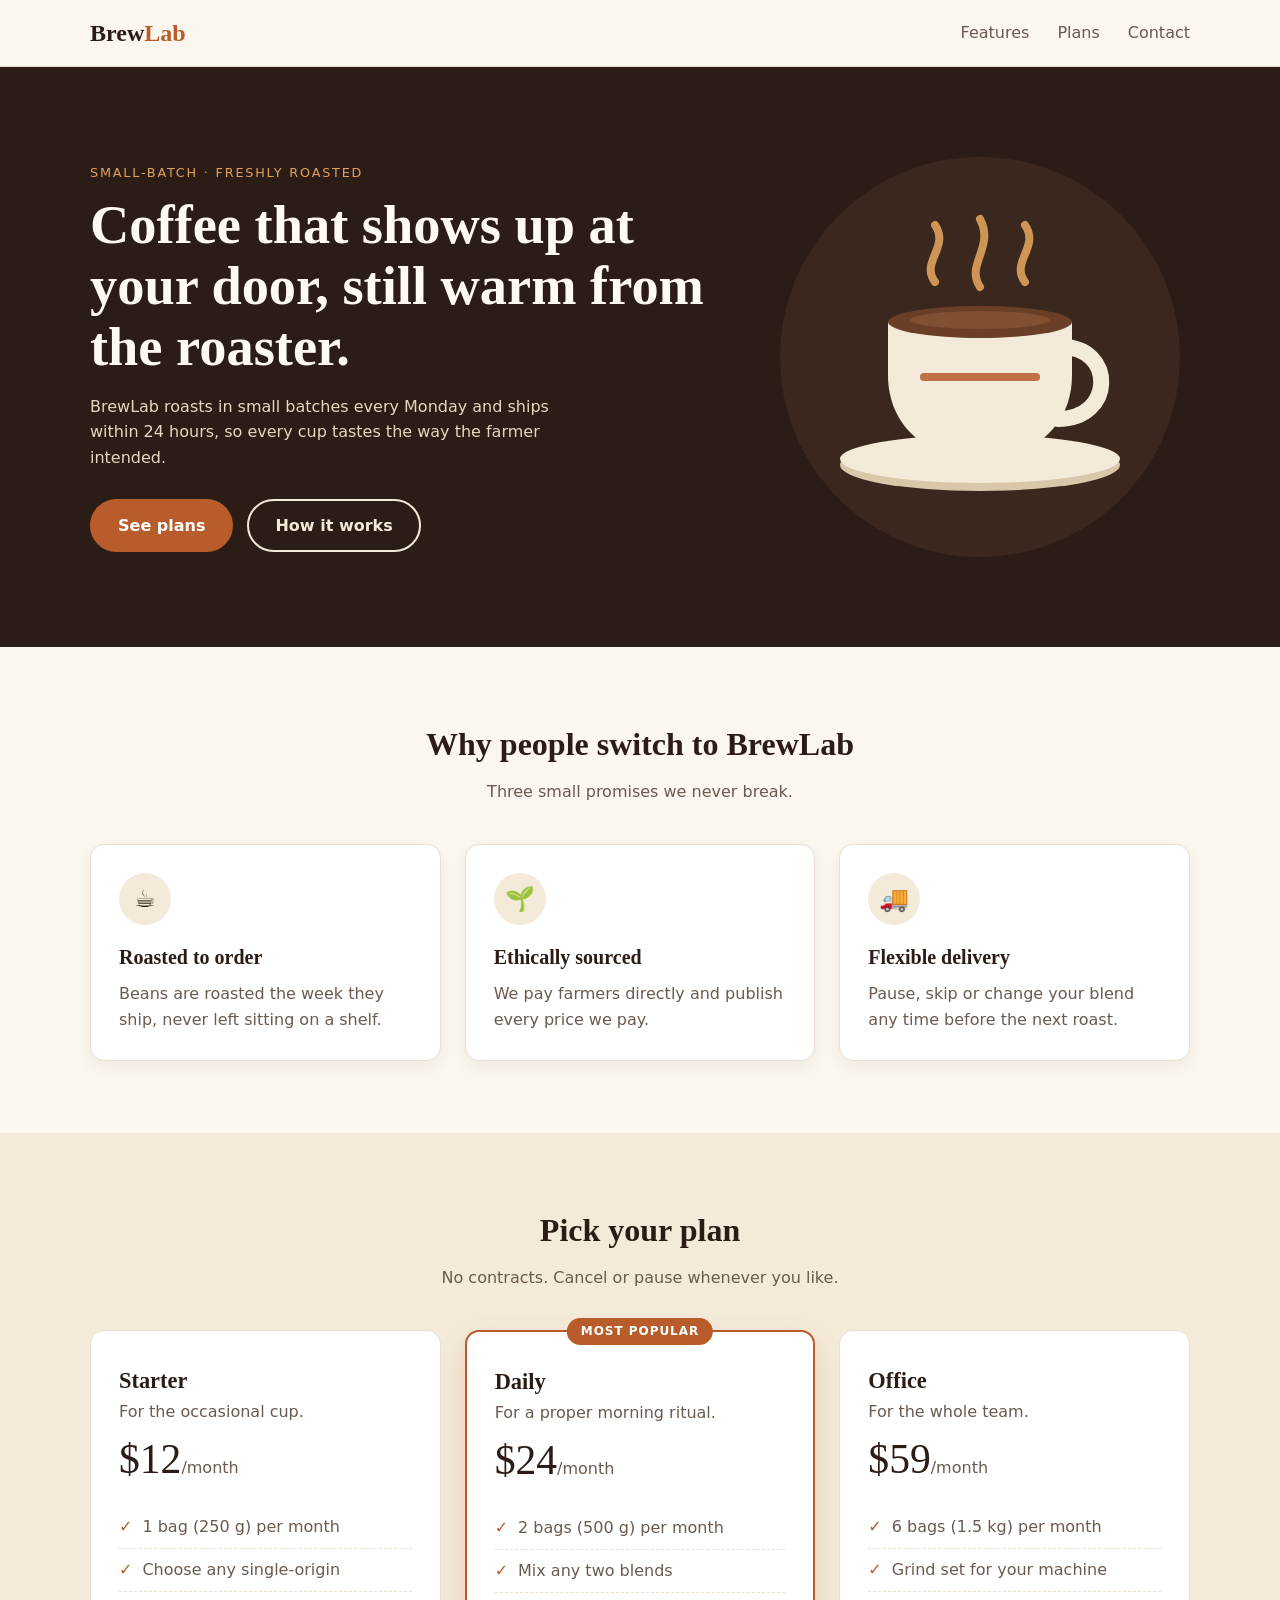
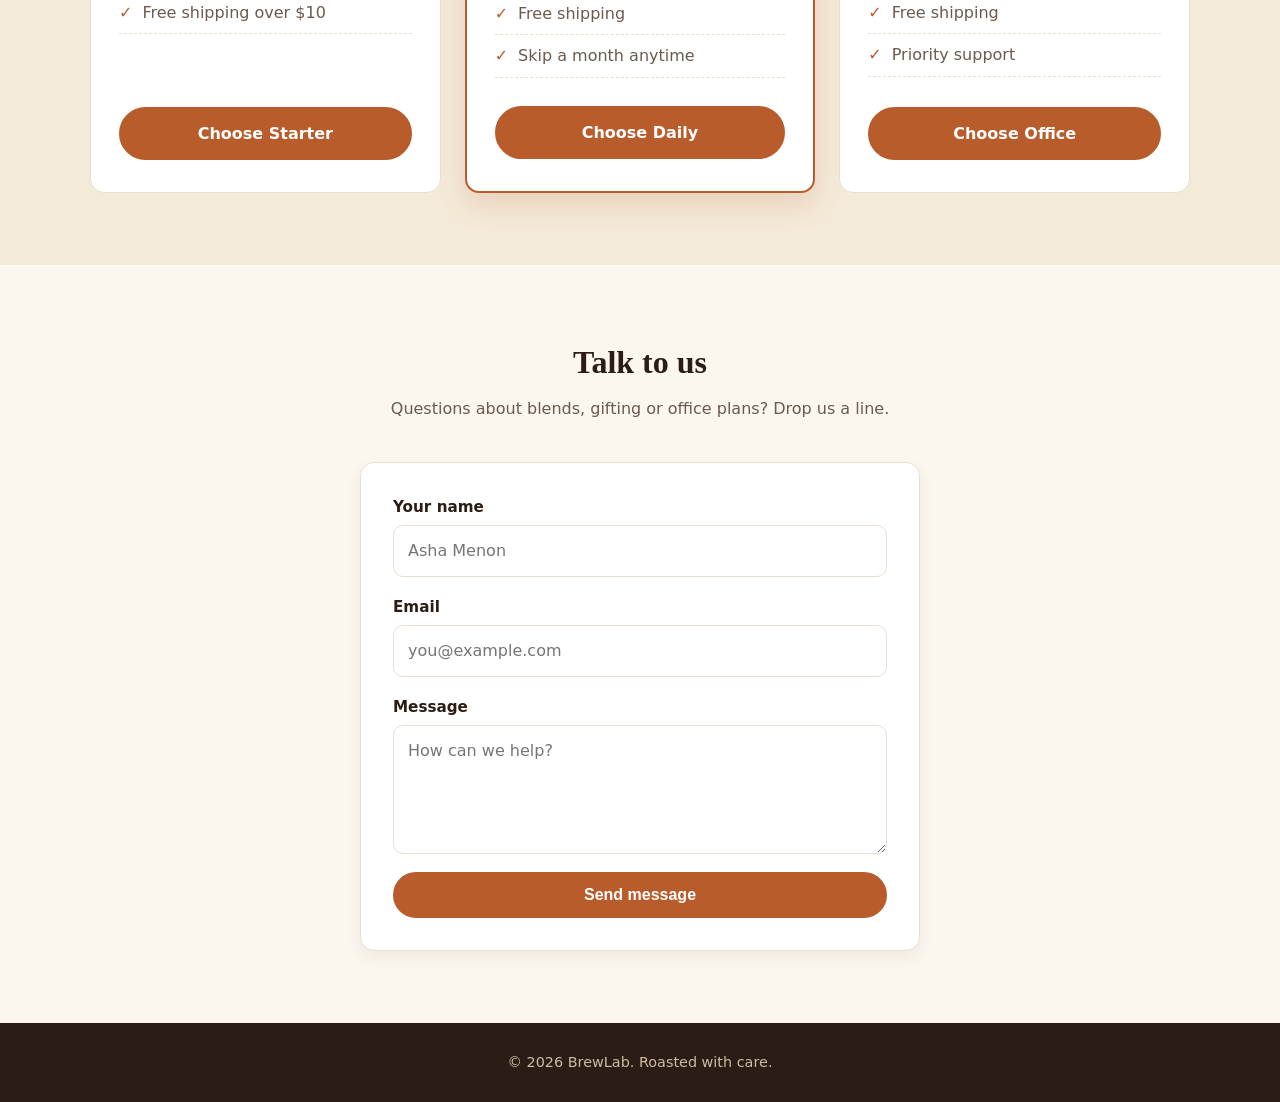
<file: brewlab-organizer/solution/index.html>
<!DOCTYPE html>
<html lang="en">
<head>
  <meta charset="UTF-8">
  <meta name="viewport" content="width=device-width, initial-scale=1.0">
  <title>BrewLab | Small-batch coffee, delivered</title>
  <link rel="stylesheet" href="styles.css">
</head>
<body>

  <header class="site-header">
    <div class="container nav">
      <a href="#top" class="logo">Brew<span>Lab</span></a>
      <ul class="nav-links">
        <li><a href="#features">Features</a></li>
        <li><a href="#plans">Plans</a></li>
        <li><a href="#contact">Contact</a></li>
      </ul>
    </div>
  </header>

  <main id="top">

    <section class="hero">
      <div class="container hero-inner">
        <div class="hero-text">
          <p class="eyebrow">Small-batch &middot; Freshly roasted</p>
          <h1>Coffee that shows up at your door, still warm from the roaster.</h1>
          <p>BrewLab roasts in small batches every Monday and ships within 24 hours, so every cup tastes the way the farmer intended.</p>
          <div class="hero-actions">
            <a href="#plans" class="btn">See plans</a>
            <a href="#features" class="btn btn-outline">How it works</a>
          </div>
        </div>
        <img class="hero-img" src="images/cup.svg" alt="Illustration of a steaming cup of coffee on a saucer">
      </div>
    </section>

    <section class="section" id="features">
      <div class="container">
        <h2 class="section-title">Why people switch to BrewLab</h2>
        <p class="section-sub">Three small promises we never break.</p>

        <div class="cards">
          <article class="card">
            <div class="card-icon">&#9749;</div>
            <h3>Roasted to order</h3>
            <p>Beans are roasted the week they ship, never left sitting on a shelf.</p>
          </article>
          <article class="card">
            <div class="card-icon">&#127793;</div>
            <h3>Ethically sourced</h3>
            <p>We pay farmers directly and publish every price we pay.</p>
          </article>
          <article class="card">
            <div class="card-icon">&#128666;</div>
            <h3>Flexible delivery</h3>
            <p>Pause, skip or change your blend any time before the next roast.</p>
          </article>
        </div>
      </div>
    </section>

    <!-- PLANS:START -->
    <section class="section section-alt" id="plans">
      <div class="container">
        <h2 class="section-title">Pick your plan</h2>
        <p class="section-sub">No contracts. Cancel or pause whenever you like.</p>

        <div class="plans">
          <article class="plan">
            <h3>Starter</h3>
            <p class="plan-desc">For the occasional cup.</p>
            <p class="price">$12<small>/month</small></p>
            <ul>
              <li>1 bag (250 g) per month</li>
              <li>Choose any single-origin</li>
              <li>Free shipping over $10</li>
            </ul>
            <a href="#contact" class="btn">Choose Starter</a>
          </article>

          <article class="plan featured">
            <span class="badge">Most popular</span>
            <h3>Daily</h3>
            <p class="plan-desc">For a proper morning ritual.</p>
            <p class="price">$24<small>/month</small></p>
            <ul>
              <li>2 bags (500 g) per month</li>
              <li>Mix any two blends</li>
              <li>Free shipping</li>
              <li>Skip a month anytime</li>
            </ul>
            <a href="#contact" class="btn">Choose Daily</a>
          </article>

          <article class="plan">
            <h3>Office</h3>
            <p class="plan-desc">For the whole team.</p>
            <p class="price">$59<small>/month</small></p>
            <ul>
              <li>6 bags (1.5 kg) per month</li>
              <li>Grind set for your machine</li>
              <li>Free shipping</li>
              <li>Priority support</li>
            </ul>
            <a href="#contact" class="btn">Choose Office</a>
          </article>
        </div>
      </div>
    </section>
    <!-- PLANS:END -->

    <section class="section" id="contact">
      <div class="container">
        <h2 class="section-title">Talk to us</h2>
        <p class="section-sub">Questions about blends, gifting or office plans? Drop us a line.</p>

        <form class="contact-form" action="#">
          <div class="field">
            <label for="name">Your name</label>
            <input type="text" id="name" name="name" placeholder="Asha Menon" required>
          </div>
          <div class="field">
            <label for="email">Email</label>
            <input type="email" id="email" name="email" placeholder="you@example.com" required>
          </div>
          <div class="field">
            <label for="message">Message</label>
            <textarea id="message" name="message" rows="4" placeholder="How can we help?"></textarea>
          </div>
          <button type="submit" class="btn">Send message</button>
        </form>
      </div>
    </section>

  </main>

  <footer class="site-footer">
    <div class="container">
      <p>&copy; 2026 BrewLab. Roasted with care.</p>
    </div>
  </footer>

</body>
</html>
</file>
<file: brewlab-organizer/solution/styles.css>
/* ==========================================================
   BrewLab - reference solution
   ========================================================== */

:root {
  --ink: #2b1d16;
  --muted: #6b5a4e;
  --bg: #fbf6ee;
  --cream: #f4ead9;
  --card: #ffffff;
  --line: #eadfce;
  --accent: #b85c2c;
  --accent-dark: #8f4520;
  --caramel: #e0a15c;
  --dark: #2b1d16;
  --radius: 14px;
}

* {
  box-sizing: border-box;
  margin: 0;
  padding: 0;
}

html {
  scroll-behavior: smooth;
  scroll-padding-top: 70px;
}

body {
  font-family: "Segoe UI", system-ui, -apple-system, Roboto, Arial, sans-serif;
  background: var(--bg);
  color: var(--ink);
  line-height: 1.6;
}

img {
  display: block;
}

a {
  color: inherit;
  text-decoration: none;
}

.container {
  width: min(1100px, 92%);
  margin-inline: auto;
}

/* ---------- Header ---------- */

.site-header {
  position: sticky;
  top: 0;
  z-index: 10;
  background: rgba(251, 246, 238, 0.96);
  border-bottom: 1px solid var(--line);
}

.nav {
  display: flex;
  align-items: center;
  justify-content: space-between;
  padding: 14px 0;
}

.logo {
  font-family: Georgia, "Times New Roman", serif;
  font-size: 1.5rem;
  font-weight: 700;
}

.logo span {
  color: var(--accent);
}

.nav-links {
  display: flex;
  gap: 28px;
  list-style: none;
}

.nav-links a {
  font-weight: 500;
  color: var(--muted);
  padding-bottom: 4px;
  border-bottom: 2px solid transparent;
  transition: color 0.2s, border-color 0.2s;
}

.nav-links a:hover {
  color: var(--ink);
  border-color: var(--accent);
}

/* ---------- Buttons ---------- */

.btn {
  display: inline-block;
  padding: 12px 26px;
  border: 2px solid var(--accent);
  border-radius: 999px;
  background: var(--accent);
  color: #ffffff;
  font-size: 1rem;
  font-weight: 600;
  cursor: pointer;
  transition: background 0.2s, border-color 0.2s, transform 0.2s;
}

.btn:hover {
  background: var(--accent-dark);
  border-color: var(--accent-dark);
  transform: translateY(-2px);
}

.btn-outline {
  background: transparent;
  color: var(--cream);
  border-color: var(--cream);
}

.btn-outline:hover {
  background: var(--cream);
  border-color: var(--cream);
  color: var(--dark);
}

/* ---------- Hero ---------- */

.hero {
  background: var(--dark);
  color: var(--cream);
}

.hero-inner {
  display: flex;
  align-items: center;
  justify-content: space-between;
  gap: 48px;
  padding: 80px 0;
}

.hero-text {
  flex: 1;
}

.eyebrow {
  margin-bottom: 12px;
  color: var(--caramel);
  font-size: 0.8rem;
  letter-spacing: 0.14em;
  text-transform: uppercase;
}

.hero h1 {
  margin-bottom: 16px;
  color: #fff9ef;
  font-family: Georgia, "Times New Roman", serif;
  font-size: clamp(2.2rem, 5vw, 3.4rem);
  line-height: 1.12;
}

.hero p {
  max-width: 46ch;
  margin-bottom: 28px;
  color: #e6d6c0;
}

.hero .eyebrow {
  margin-bottom: 12px;
  color: var(--caramel);
}

.hero-actions {
  display: flex;
  gap: 14px;
  flex-wrap: wrap;
}

.hero-img {
  width: 100%;
  max-width: 420px;
}

/* ---------- Sections ---------- */

.section {
  padding: 72px 0;
}

.section-alt {
  background: var(--cream);
}

.section-title {
  margin-bottom: 8px;
  font-family: Georgia, "Times New Roman", serif;
  font-size: 2rem;
  text-align: center;
}

.section-sub {
  margin-bottom: 40px;
  color: var(--muted);
  text-align: center;
}

/* ---------- Feature cards ---------- */

.cards {
  display: grid;
  grid-template-columns: repeat(3, 1fr);
  gap: 24px;
}

.card {
  position: relative;
  padding: 28px;
  background: var(--card);
  border: 1px solid var(--line);
  border-radius: var(--radius);
  box-shadow: 0 6px 18px rgba(43, 29, 22, 0.06);
}

.card-icon {
  display: grid;
  place-items: center;
  width: 52px;
  height: 52px;
  margin-bottom: 16px;
  border-radius: 50%;
  background: var(--cream);
  font-size: 1.5rem;
}

.card h3 {
  margin-bottom: 8px;
  font-family: Georgia, "Times New Roman", serif;
  font-size: 1.25rem;
}

.card p {
  color: var(--muted);
}

/* PLANS:START */
/* ---------- Plans ---------- */

.plans {
  display: grid;
  grid-template-columns: repeat(3, 1fr);
  gap: 24px;
  align-items: stretch;
}

.plan {
  position: relative;
  display: flex;
  flex-direction: column;
  padding: 32px 28px;
  background: var(--card);
  border: 1px solid var(--line);
  border-radius: var(--radius);
}

.plan h3 {
  font-family: Georgia, "Times New Roman", serif;
  font-size: 1.4rem;
}

.plan-desc {
  color: var(--muted);
}

.price {
  margin: 12px 0 4px;
  font-family: Georgia, "Times New Roman", serif;
  font-size: 2.6rem;
  line-height: 1.1;
}

.price small {
  font-family: "Segoe UI", system-ui, sans-serif;
  font-size: 1rem;
  color: var(--muted);
}

.plan ul {
  flex: 1;
  margin: 20px 0 28px;
  list-style: none;
}

.plan li {
  padding: 8px 0;
  border-bottom: 1px dashed var(--line);
  color: var(--muted);
}

.plan li::before {
  content: "\2713";
  margin-right: 10px;
  color: var(--accent);
  font-weight: 700;
}

.plan .btn {
  text-align: center;
}

.plan.featured {
  border: 2px solid var(--accent);
  box-shadow: 0 12px 28px rgba(184, 92, 44, 0.18);
}

.badge {
  position: absolute;
  top: -14px;
  left: 50%;
  transform: translateX(-50%);
  padding: 4px 14px;
  border-radius: 999px;
  background: var(--accent);
  color: #ffffff;
  font-size: 0.75rem;
  font-weight: 700;
  letter-spacing: 0.08em;
  text-transform: uppercase;
  white-space: nowrap;
}
/* PLANS:END */

/* ---------- Contact form ---------- */

.contact-form {
  max-width: 560px;
  margin: 0 auto;
  padding: 32px;
  background: var(--card);
  border: 1px solid var(--line);
  border-radius: var(--radius);
  box-shadow: 0 6px 18px rgba(43, 29, 22, 0.06);
}

.field {
  display: flex;
  flex-direction: column;
  gap: 6px;
  margin-bottom: 18px;
}

.field label {
  font-size: 0.95rem;
  font-weight: 600;
}

.field input,
.field textarea {
  width: 100%;
  padding: 12px 14px;
  border: 1px solid var(--line);
  border-radius: 10px;
  background: #ffffff;
  color: var(--ink);
  font: inherit;
}

.field textarea {
  resize: vertical;
}

.field input:focus,
.field textarea:focus {
  outline: 2px solid var(--accent);
  outline-offset: 1px;
}

.contact-form .btn {
  width: 100%;
}

/* ---------- Footer ---------- */

.site-footer {
  padding: 28px 0;
  background: var(--dark);
  color: #cdbba3;
  font-size: 0.9rem;
  text-align: center;
}

/* ---------- Responsive ---------- */

@media (max-width: 720px) {
  .nav-links {
    gap: 16px;
  }

  .nav-links a {
    font-size: 0.9rem;
  }

  .hero-inner {
    flex-direction: column;
    align-items: stretch;
    gap: 32px;
    padding: 56px 0;
  }

  .cards {
    grid-template-columns: 1fr;
  }

  .plans {
    grid-template-columns: 1fr;
  }

  .section {
    padding: 52px 0;
  }
}
</file>
